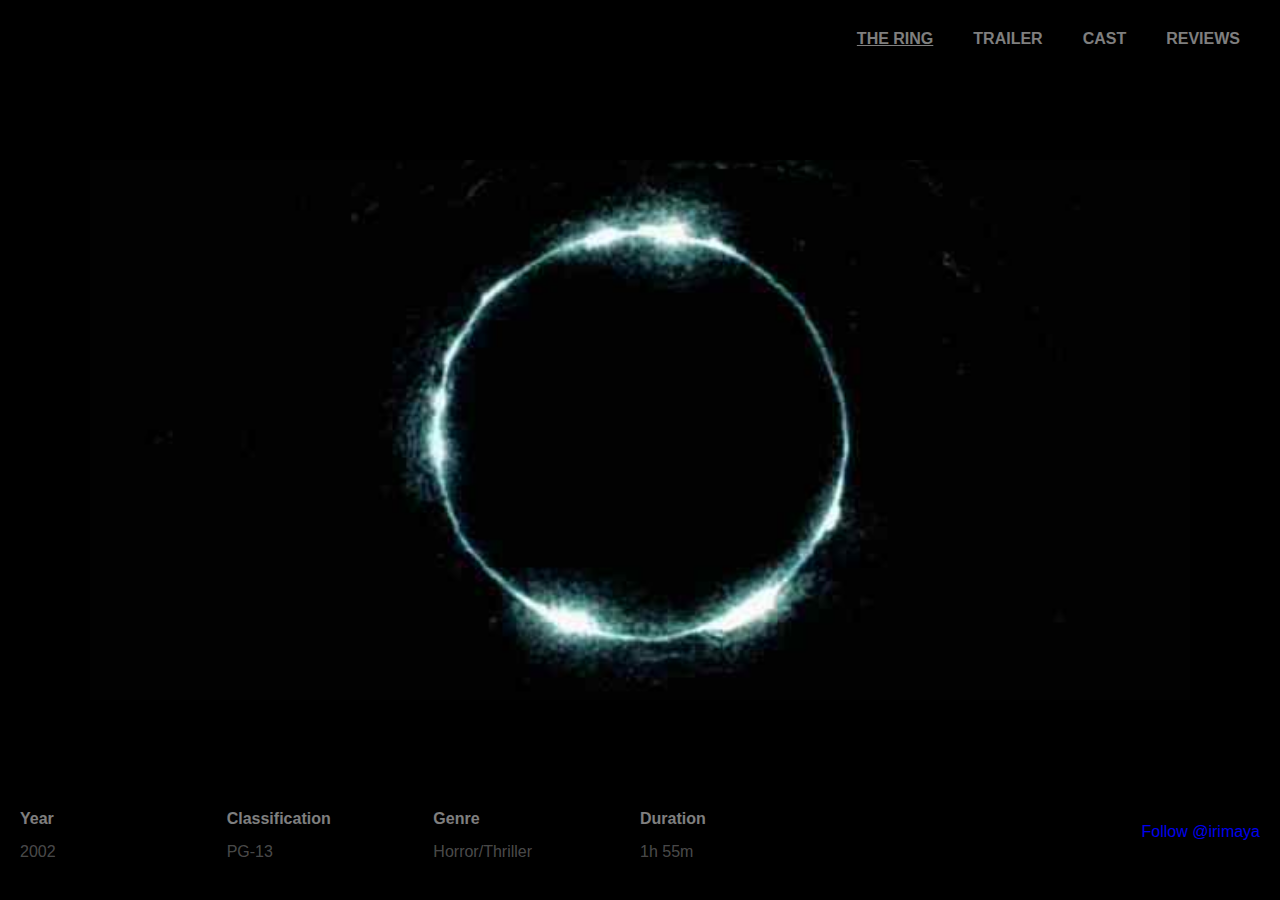
<file: index.html>
<!DOCTYPE html>
<html lang="en">
<head>
  <meta charset="UTF-8">
  <meta name="viewport" content="width=device-width, initial-scale=1.0">
  <link rel="stylesheet" href="css/style.css">
  <link rel="stylesheet" media="screen and (max-width:768px)" href="css/mobile.css">
  <title>The Ring | Welcome</title>
</head>
<body>

  <header id="mainheader">
    <nav id="navbar">
      <div class="container">
        <ul>
          <li><a class="current" href="index.html">The Ring</a></li>
          <li><a href="trailer.html">Trailer</a></li>
          <li><a href="cast.html">Cast</a></li>
          <li><a href="reviews.html">Reviews</a></li>
        </ul>
      </div>
    </nav>
    <div id="showcase">
      <div class="container">
        <div class="showcase-display">
          <a href="trailer.html" class="btn btn-dark">Watch Trailer</a>
        </div>
      </div>
    </div>
  </header>

  <footer id="mainfooter">
    <div class="container">
      <div class="mainfooter-row">
        <div class="mainfooter-box-1">
          <h6>Year</h6>
          <p>2002</p>
        </div>
        <div class="mainfooter-box-2">
          <h6>Classification</h6>
          <p>PG-13</p>
        </div>
        <div class="mainfooter-box-3">
          <h6>Genre</h6>
          <p>Horror/Thriller</p>
        </div>
        <div class="mainfooter-box-4">
          <h6>Duration</h6>
          <p>1h 55m</p>
        </div>
        <div class="mainfooter-twitter">
          <a href="https://twitter.com/irimaya?ref_src=twsrc%5Etfw" class="twitter-follow-button" data-show-count="false">Follow @irimaya</a><script async src="https://platform.twitter.com/widgets.js" charset="utf-8"></script>
        </div>
      </div>
    </div>
    
  </footer>
</body>
</html>
</file>
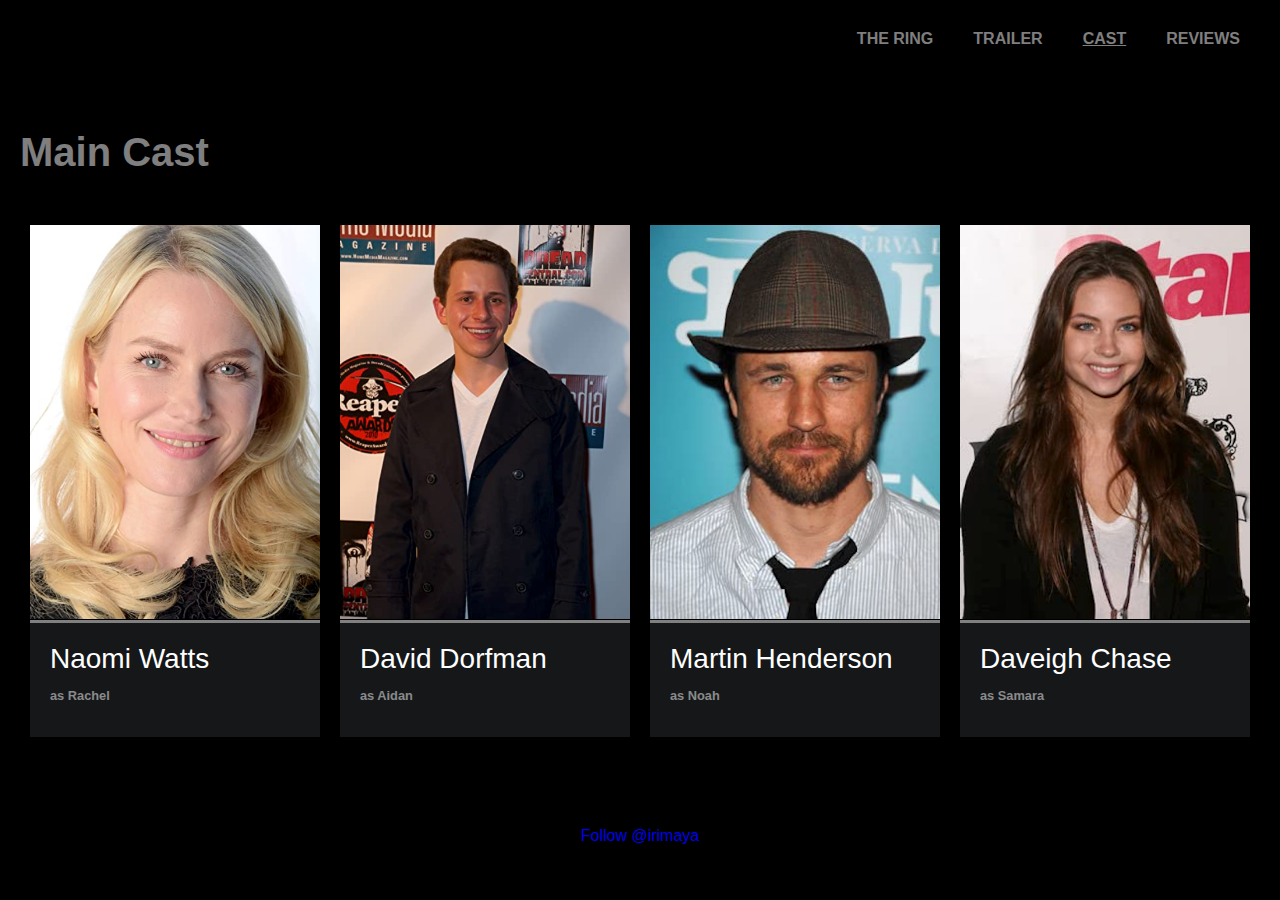
<file: cast.html>
<!DOCTYPE html>
<html lang="en">
<head>
  <meta charset="UTF-8">
  <meta name="viewport" content="width=device-width, initial-scale=1.0">
  <link rel="stylesheet" href="css/style.css">
  <link rel="stylesheet" media="screen and (max-width:768px)" href="css/mobile.css">
  <title>The Ring | Cast</title>
</head>
<body>

  <header id="mainheader">
    <nav id="navbar">
      <div class="container">
        <ul>
          <li><a href="index.html">The Ring</a></li>
          <li><a href="trailer.html">Trailer</a></li>
          <li><a class="current" href="cast.html">Cast</a></li>
          <li><a href="review.html">Reviews</a></li>
        </ul>
      </div>
    </nav>
  </header>

  <section id="cast">
    <div class="container">
      <h1>Main Cast</h1>
      <div class="cast-row">
        <div class="cast-box">
          <img src="/img/cast-naomi.png" alt="">
          <hr>
          <div class="cast-box-text">
            <h3>Naomi Watts</h3>
            <p class="small">as Rachel</p>
          </div>
        </div>
        <div class="cast-box">
          <img src="/img/cast-david.png" alt="">
          <hr>
          <div class="cast-box-text">
            <h3>David Dorfman</h3>
            <p class="small">as Aidan</p>
          </div>
        </div>
        <div class="cast-box">
          <img src="/img/cast-martin.png" alt="">
          <hr>
          <div class="cast-box-text">
            <h3>Martin Henderson</h3>
            <p class="small">as Noah</p>
          </div>
        </div>
        <div class="cast-box">
          <img src="/img/cast-daveigh.png" alt="">
          <hr>
          <div class="cast-box-text">
            <h3>Daveigh Chase</h3>
            <p class="small">as Samara</p>
          </div>
        </div>
      </div>
    </div>
  </section>

  <footer id="secondaryfooter">
    <a href="https://twitter.com/irimaya?ref_src=twsrc%5Etfw" class="twitter-follow-button" data-show-count="false">Follow @irimaya</a><script async src="https://platform.twitter.com/widgets.js" charset="utf-8"></script>
  </footer>

</body>
</html>
</file>
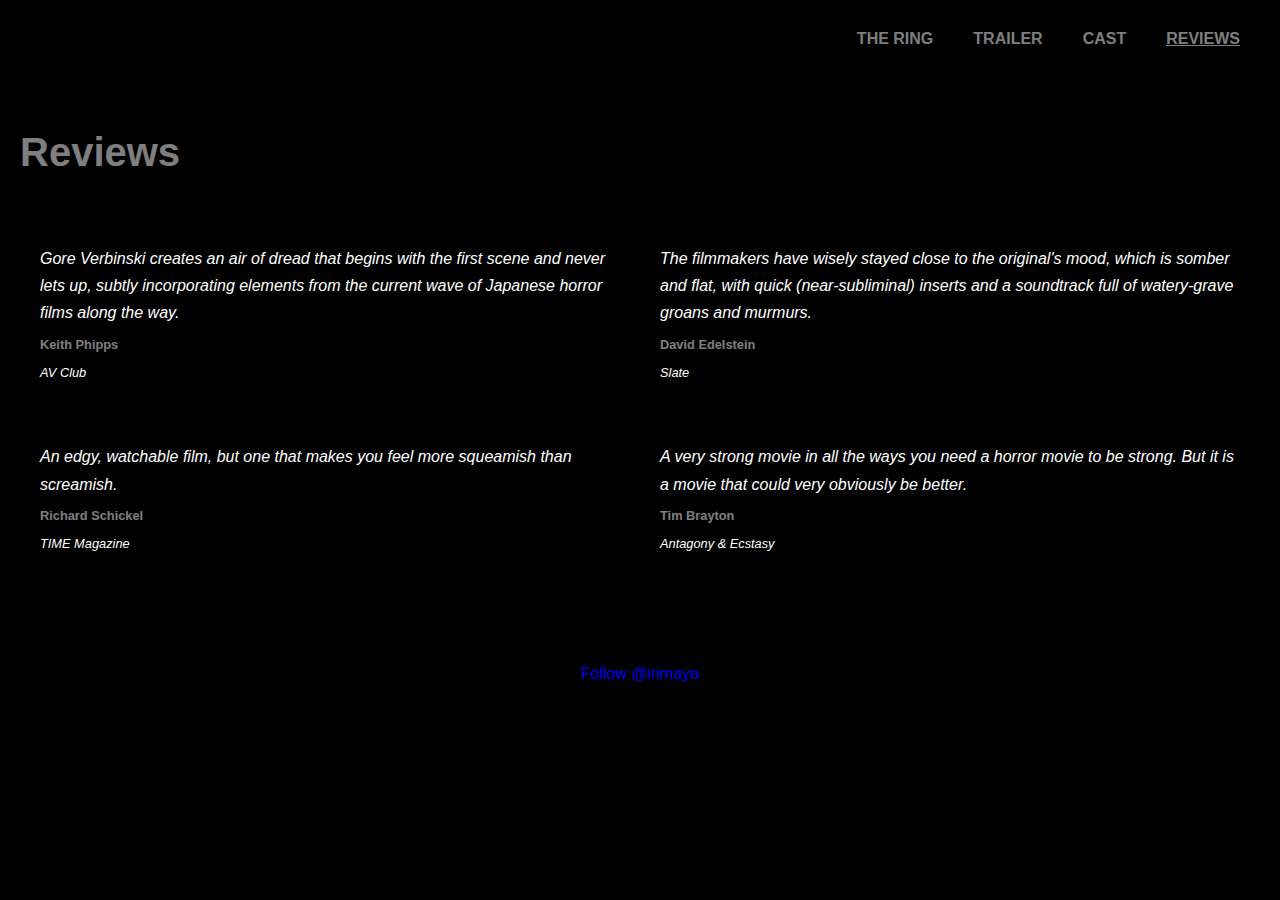
<file: review.html>
<!DOCTYPE html>
<html lang="en">
<head>
  <meta charset="UTF-8">
  <meta name="viewport" content="width=device-width, initial-scale=1.0">
  <link rel="stylesheet" href="css/style.css">
  <link rel="stylesheet" media="screen and (max-width:768px)" href="css/mobile.css">
  <title>The Ring | Reviews</title>
</head>
<body>

  <header id="mainheader">
    <nav id="navbar">
      <div class="container">
        <ul>
          <li><a href="index.html">The Ring</a></li>
          <li><a href="trailer.html">Trailer</a></li>
          <li><a href="cast.html">Cast</a></li>
          <li><a class="current" href="review.html">Reviews</a></li>
        </ul>
      </div>
    </nav>
  </header>

  <section id="review">
    <div class="container">
      <h1>Reviews</h1>
      <div class="review-row">
        <div class="review-box">
          <p>Gore Verbinski creates an air of dread that begins with the first scene and never lets up, subtly incorporating elements from the current wave of Japanese horror films along the way.</p>
          <h5 class="small">Keith Phipps</h5>
          <p class="small">AV  Club</p>
        </div>
        <div class="review-box">
          <p>The filmmakers have wisely stayed close to the original's mood, which is somber and flat, with quick (near-subliminal) inserts and a soundtrack full of watery-grave groans and murmurs.</p>
          <h5 class="small">David Edelstein</h5>
          <p class="small">Slate</p>
        </div>
      </div>
      <div class="review-row">
        <div class="review-box">
          <p>An edgy, watchable film, but one that makes you feel more squeamish than screamish.</p>
          <h5 class="small">Richard Schickel</h5>
          <p class="small">TIME Magazine</p>
        </div>
        <div class="review-box">
          <p>A very strong movie in all the ways you need a horror movie to be strong. But it is a movie that could very obviously be better.</p>
          <h5 class="small">Tim Brayton</h5>
          <p class="small">Antagony & Ecstasy</p>
        </div>
      </div>
    </div>
  </section>

  <footer id="secondaryfooter">
    <a href="https://twitter.com/irimaya?ref_src=twsrc%5Etfw" class="twitter-follow-button" data-show-count="false">Follow @irimaya</a><script async src="https://platform.twitter.com/widgets.js" charset="utf-8"></script>
  </footer>

</body>
</html>
</file>
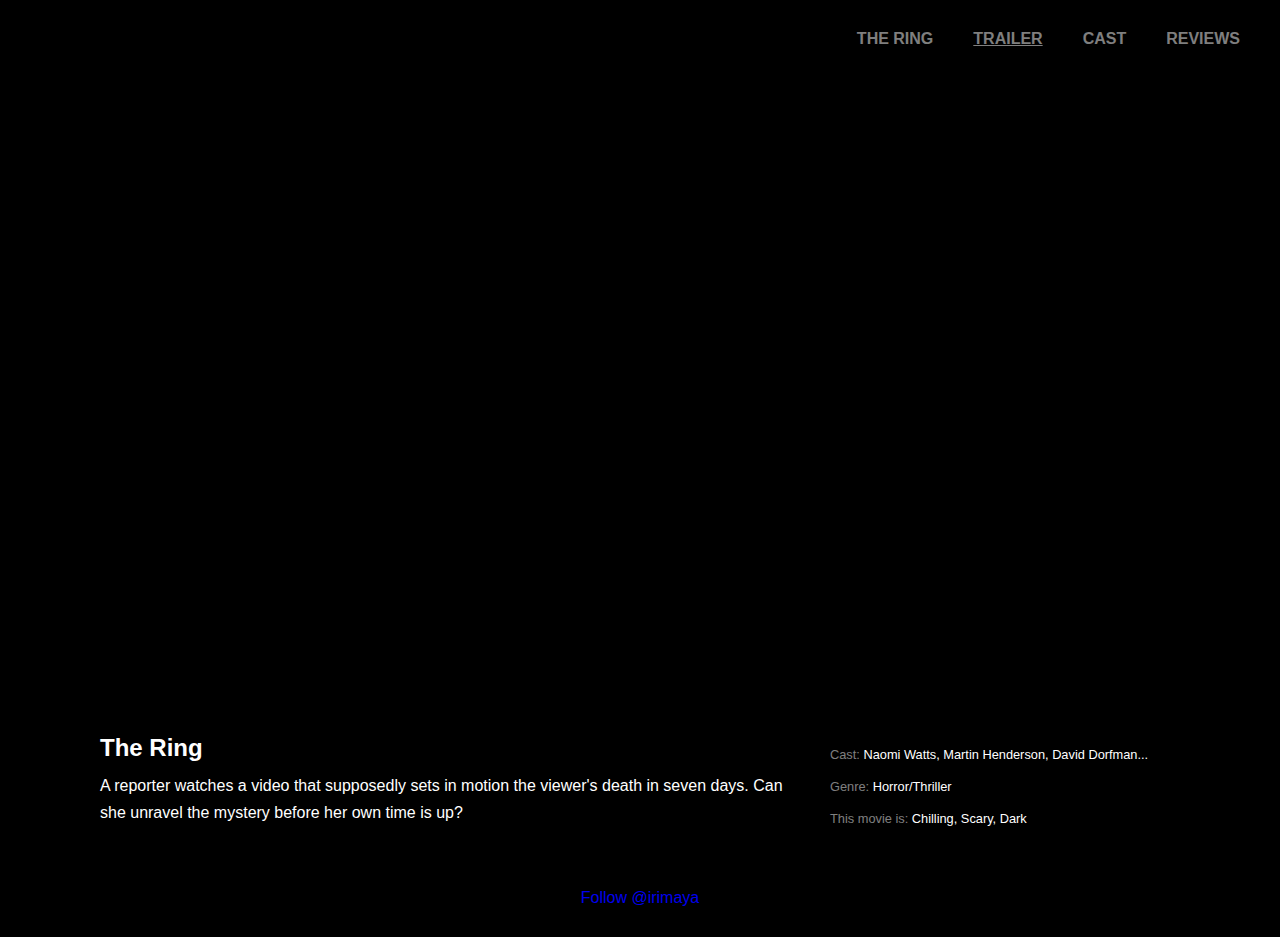
<file: trailer.html>
<!DOCTYPE html>
<html lang="en">
<head>
  <meta charset="UTF-8">
  <meta name="viewport" content="width=device-width, initial-scale=1.0">
  <link rel="stylesheet" href="css/style.css">
  <link rel="stylesheet" media="screen and (max-width:768px)" href="css/mobile.css">
  <title>The Ring | Trailer</title>
</head>
<body>

  <header id="mainheader">
    <nav id="navbar">
      <div class="container">
        <ul>
          <li><a href="index.html">The Ring</a></li>
          <li><a class="current" href="trailer.html">Trailer</a></li>
          <li><a href="cast.html">Cast</a></li>
          <li><a href="review.html">Reviews</a></li>
        </ul>
      </div>
    </nav>
  </header>

  <section id="trailer">
    <div class="container">
      <iframe width="90%" height="600px" src="https://www.youtube.com/embed/yzR2GY-ew8I?controls=0" title="YouTube video player" frameborder="0" allow="accelerometer; autoplay; clipboard-write; encrypted-media; gyroscope; picture-in-picture" allowfullscreen></iframe>
      <div class="trailer-row">
        <div class="trailer-description">
          <h4>The Ring</h4>
          <p>A reporter watches a video that supposedly sets in motion the viewer's death in seven days. Can she unravel the mystery before her own time is up?</p>
        </div>
        <div class="trailer-details">
          <p class="small"><span class="txt-gray">Cast:</span> Naomi Watts, Martin Henderson, David Dorfman...</p>
          <p class="small"><span class="txt-gray">Genre:</span> Horror/Thriller</p>
          <p class="small"><span class="txt-gray">This movie is:</span> Chilling, Scary, Dark</p>
        </div>
      </div>
    </div>
  </section>

  <footer id="secondaryfooter">
    <a href="https://twitter.com/irimaya?ref_src=twsrc%5Etfw" class="twitter-follow-button" data-show-count="false">Follow @irimaya</a><script async src="https://platform.twitter.com/widgets.js" charset="utf-8"></script>
  </footer>

</body>
</html>
</file>
<file: css/style.css>
@import url('https://fonts.googleapis.com/css2?family=Montserrat:wght@100;200;300;400;500;600;700;800;900&display=swap');

@import url('https://fonts.googleapis.com/css2?family=Roboto+Condensed:wght@300;400;700&display=swap');


/* Reset */
* {
  margin: 0;
  padding: 0;
  box-sizing: border-box;
}

/* Main Styling */
html,
body {
  font-family: 'Roboto', sans-serif;
  background: #000;
}

h1 { font-size: 2.5rem; }
h2 { font-size: 2rem; }
h3 { font-size: 1.75rem; }
h4 { font-size: 1.5rem; }
h5 { font-size: 1.25rem; }
h6 { font-size: 1rem; }

p {
  font-size: 1rem;
  margin: 10px 0;
  line-height: 1.7em;
}

a { text-decoration: none; }

/* Utility Classes */
.container {
  margin: auto;
  max-width: 1300px;
  overflow: auto;
  padding: 0 20px;
}

.small { font-size: 0.8rem; }

.txt-gray {
  color: rgba(255, 255, 255, 0.5);
}

.btn {
  display: inline-block;
  font-size: 15px;
  padding: 12px 23px;
  cursor: pointer;
  font-weight: bold;
  letter-spacing: 1px;
  border-radius: 4px;
}

.btn-dark {
  background: rgba(025, 025, 025, 0);
  color: rgba(255, 255, 255, 0);
}

.btn-dark:hover {
  background:rgba(255, 255, 255, 0);
  border: solid rgba(255, 255, 255, 0.5) 1px;
  color: rgba(255, 255, 255, 0.5);
}

/* Navbar */
#navbar {
  background: #000;
  color: #fff;
  overflow: auto;
  padding-top: 10px;
  padding-bottom: 10px;
  height: 10vh;
}

#navbar a {
  color: rgba(255, 255, 255, 0.5);
}

#navbar ul {
  list-style: none;
  float: right;
  text-transform: uppercase;
  font-weight: 700;
}

#navbar ul li {
  float: left;
}

#navbar ul li a {
  display: block;
  padding: 20px;
  text-align: center;
}

#navbar ul li a.current {
  text-decoration: underline;
}

#navbar ul li a:hover {
  color: #fff;
}

/* Showcase */
#showcase {
  padding: 70px;
}

.showcase-display {
  background: url('../img/background-2.jpeg');
  background-repeat: no-repeat;
  background-size: cover;
  background-position: center;
  height: 60vh;
  text-align: center;
  padding-top: 250px;
}

/* Trailer */
#trailer {
  text-align: center;
  padding: 20px;
  color: #fff;
}

.trailer-row {
  display: flex;
  padding-top: 20px;
  width: 90%;
  margin: 0 auto;
}

.trailer-description {
  flex: 4;
  text-align: left;
}

.trailer-details {
  flex: 2;
  text-align: left;
  padding-left: 30px;
}

/* Cast */
#cast {
  padding: 40px 0 50px 0;
}

#cast h1 {
  color: rgba(255, 255, 255, 0.5);
  padding-bottom: 40px;
}

.cast-row {
  display: flex;
}

.cast-box {
  margin: 10px;
}

.cast-box hr {
  background: rgba(255, 255, 255, 0.5);
  border: none;
  height: 3px;
}

.cast-row img {
  width: 100%;
  margin-bottom: -3px;
}

.cast-box-text {
  color: #fff;
  background: #151719;
  padding: 20px;
  /* margin-top: -5px; */
}

.cast-box-text h3 {
  font-weight: 300;
}

.cast-box-text p {
  color: rgba(255, 255, 255, 0.5);
  font-weight: 700;
}

/* Review */
#review {
  color: #fff;
  padding: 40px 0 50px 0;
}

#review h1 {
  padding-bottom: 40px;
  color: rgba(255, 255, 255, 0.5);
}

.review-row {
  display: flex;
}

.review-box {
  padding: 20px;
  flex: 1;
}

.review-box h5 {
  color: rgba(255, 255, 255, 0.5);
}

.review-box p {
  font-style: italic;
}

/* Footer */
#mainfooter {
  background: #000;  
  text-align: center;
  color: rgba(255, 255, 255, 0.3);
  padding: 40px 0;
  height: 10vh;
}

#mainfooter h6 {
  color: rgba(255, 255, 255, 0.5);
}

#mainfooter p,
#mainfooter h6 {
  text-align: left;
}

.mainfooter-row {
  display: flex;
}

.mainfooter-box-1,
.mainfooter-box-2,
.mainfooter-box-3,
.mainfooter-box-4 {
  flex: 1;
}

.mainfooter-twitter   {
  flex: 2;
  text-align: right;
  padding-top: 13px;
}

/* Secondary Footer */
#secondaryfooter {
  text-align: center;
  padding: 30px;
}
</file>
<file: css/mobile.css>
/* Navbar */
#navbar {
  height: 100%;
  padding-left: 20px;
}

#navbar ul {
  float: none;
}

/* Showcase */
#showcase {
  padding: 0;
}

/* .showcase-display {
  height: 60vh;
  text-align: center;
  padding-top: 250px;
} */

/* Trailer */
#trailer {
  padding: 0;
}

.trailer-row {
  /* display: flex; */
  flex-wrap: wrap;
  /* padding-top: 20px; */
  width: 100%;
  /* margin: 0 auto; */
}

.trailer-description {
  flex: 100%;
  text-align: center;
}

.trailer-details {
  flex: 100%;
  text-align: center;
  padding-left: 0px;
}

/* Cast */
#cast {
  padding: 40px 0 50px 0;
}

#cast h1 {
  /* color: rgba(255, 255, 255, 0.5);
  padding-bottom: 40px; */
  text-align: center;
}

.cast-row {
  flex-wrap: wrap;
}

/* Review */
#review h1 {
  text-align: center;
}

/* Footer */
#mainfooter {
  /* background: #000;  
  text-align: center;
  color: rgba(255, 255, 255, 0.3); */
  padding: 40px 0;
  height: 100%;
}

/* #mainfooter h6 {
  color: rgba(255, 255, 255, 0.5);
} */

#mainfooter p,
#mainfooter h6 {
  text-align: center;
}

.mainfooter-row {
  /* display: flex; */
  flex-wrap: wrap;
}

.mainfooter-box-1,
.mainfooter-box-2,
.mainfooter-box-3,
.mainfooter-box-4 {
  flex: 100%;
  width: 100%;
}

.mainfooter-twitter   {
  flex: 100%;
  text-align: center;
  padding-top: 5px;
}

/* Secondary Footer
#secondaryfooter {
  text-align: center;
  padding: 30px;
} */
</file>
